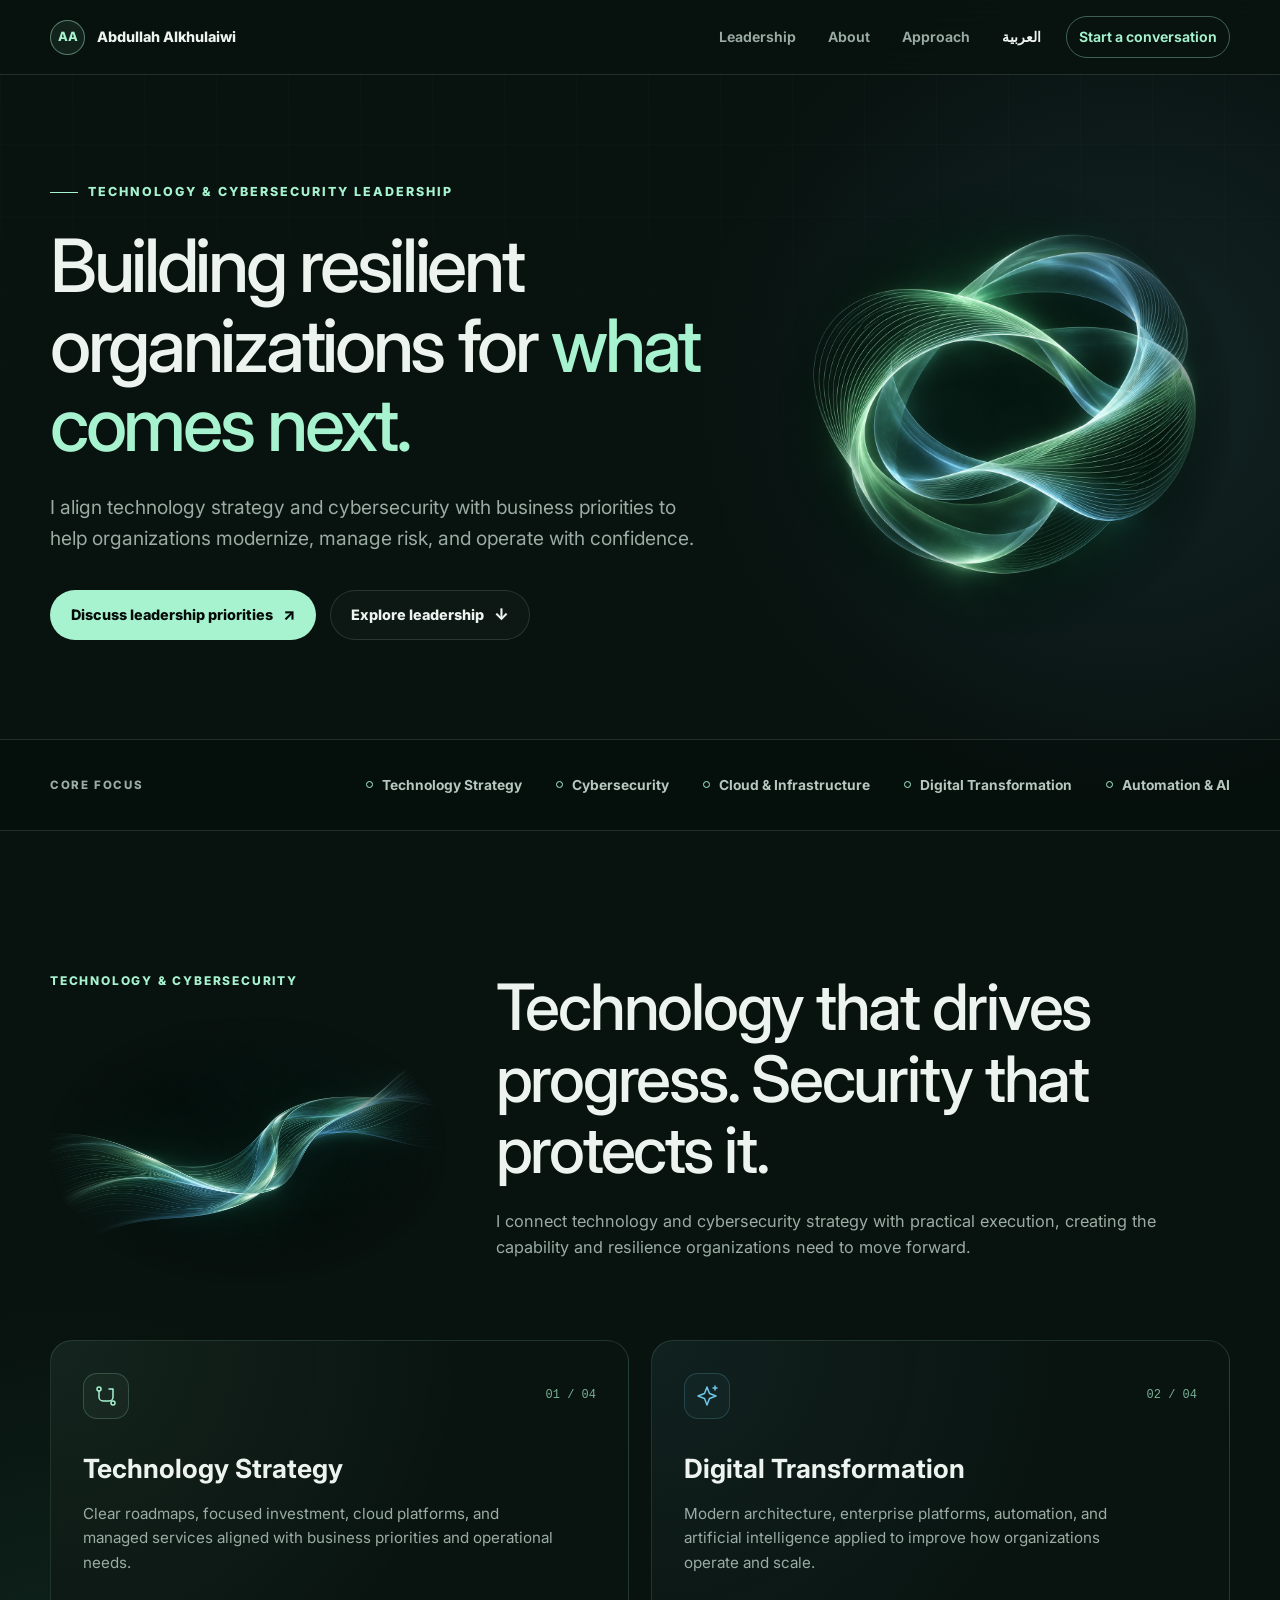
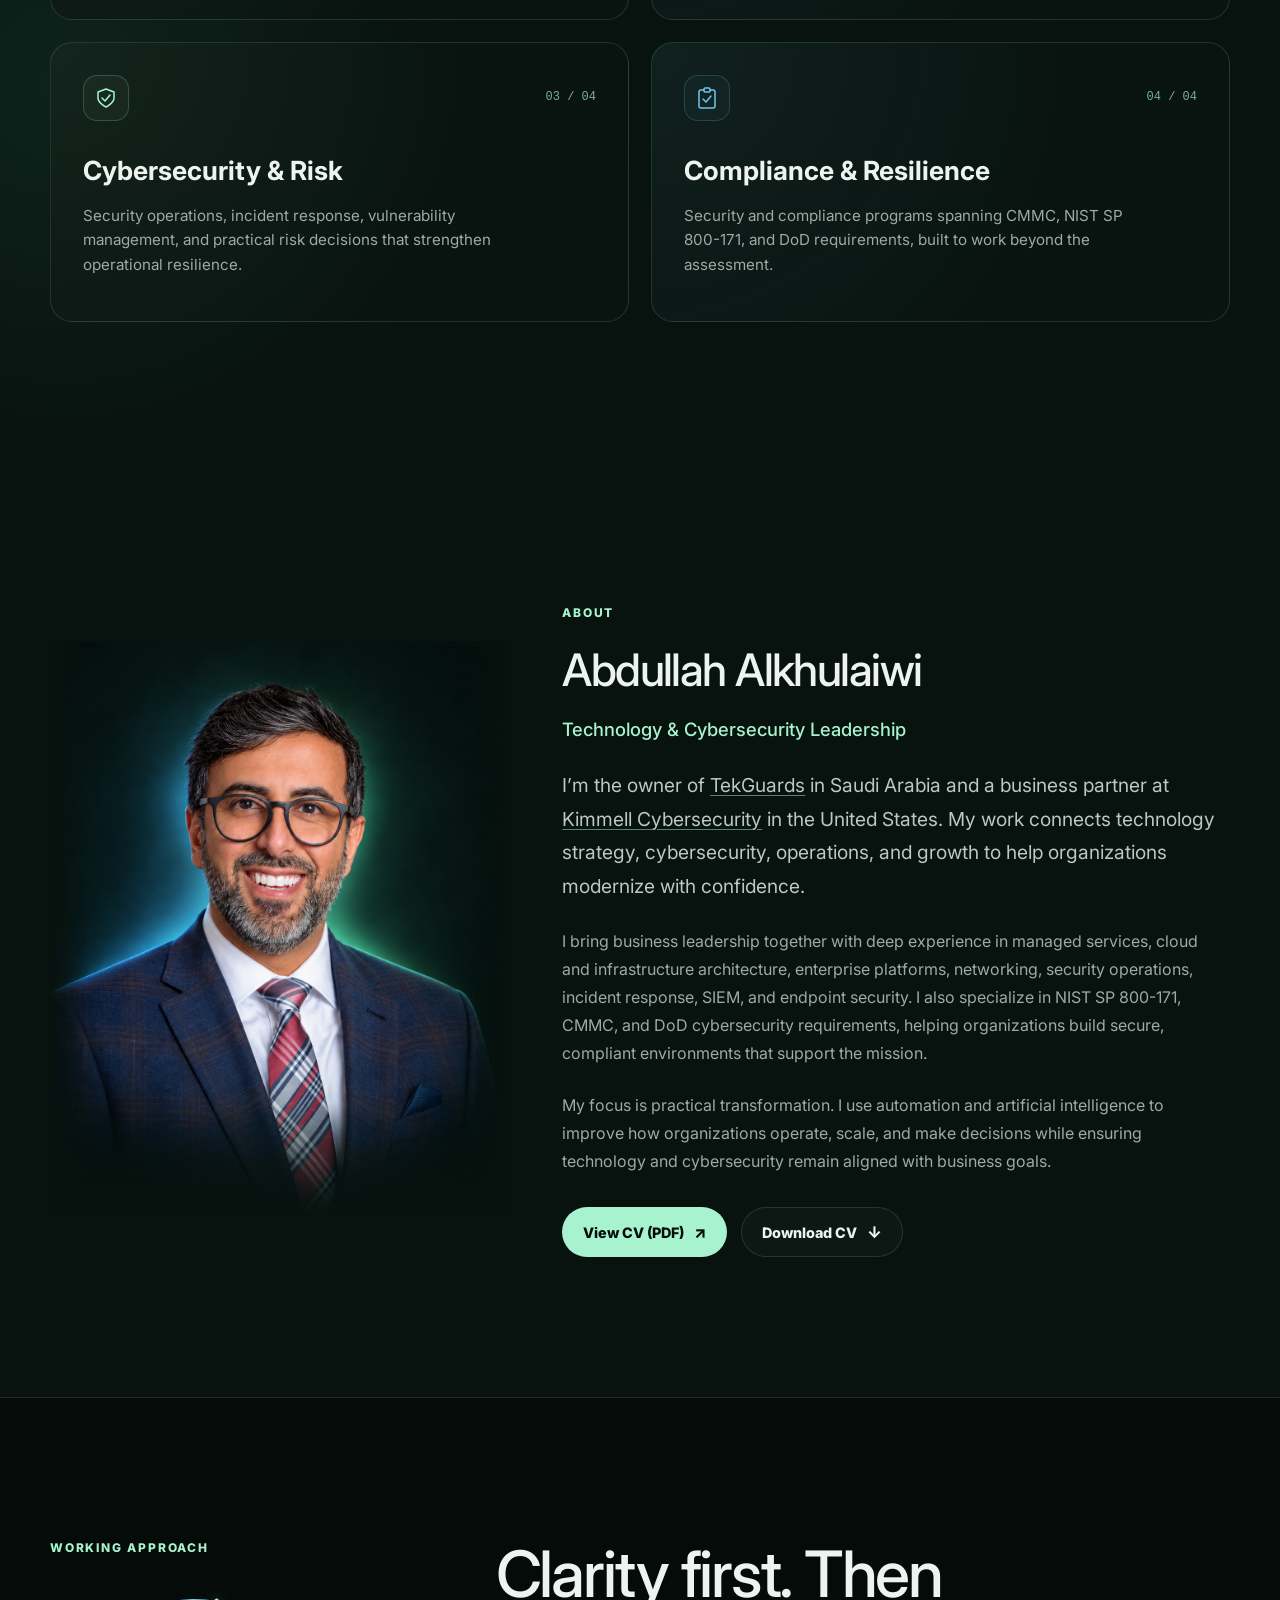
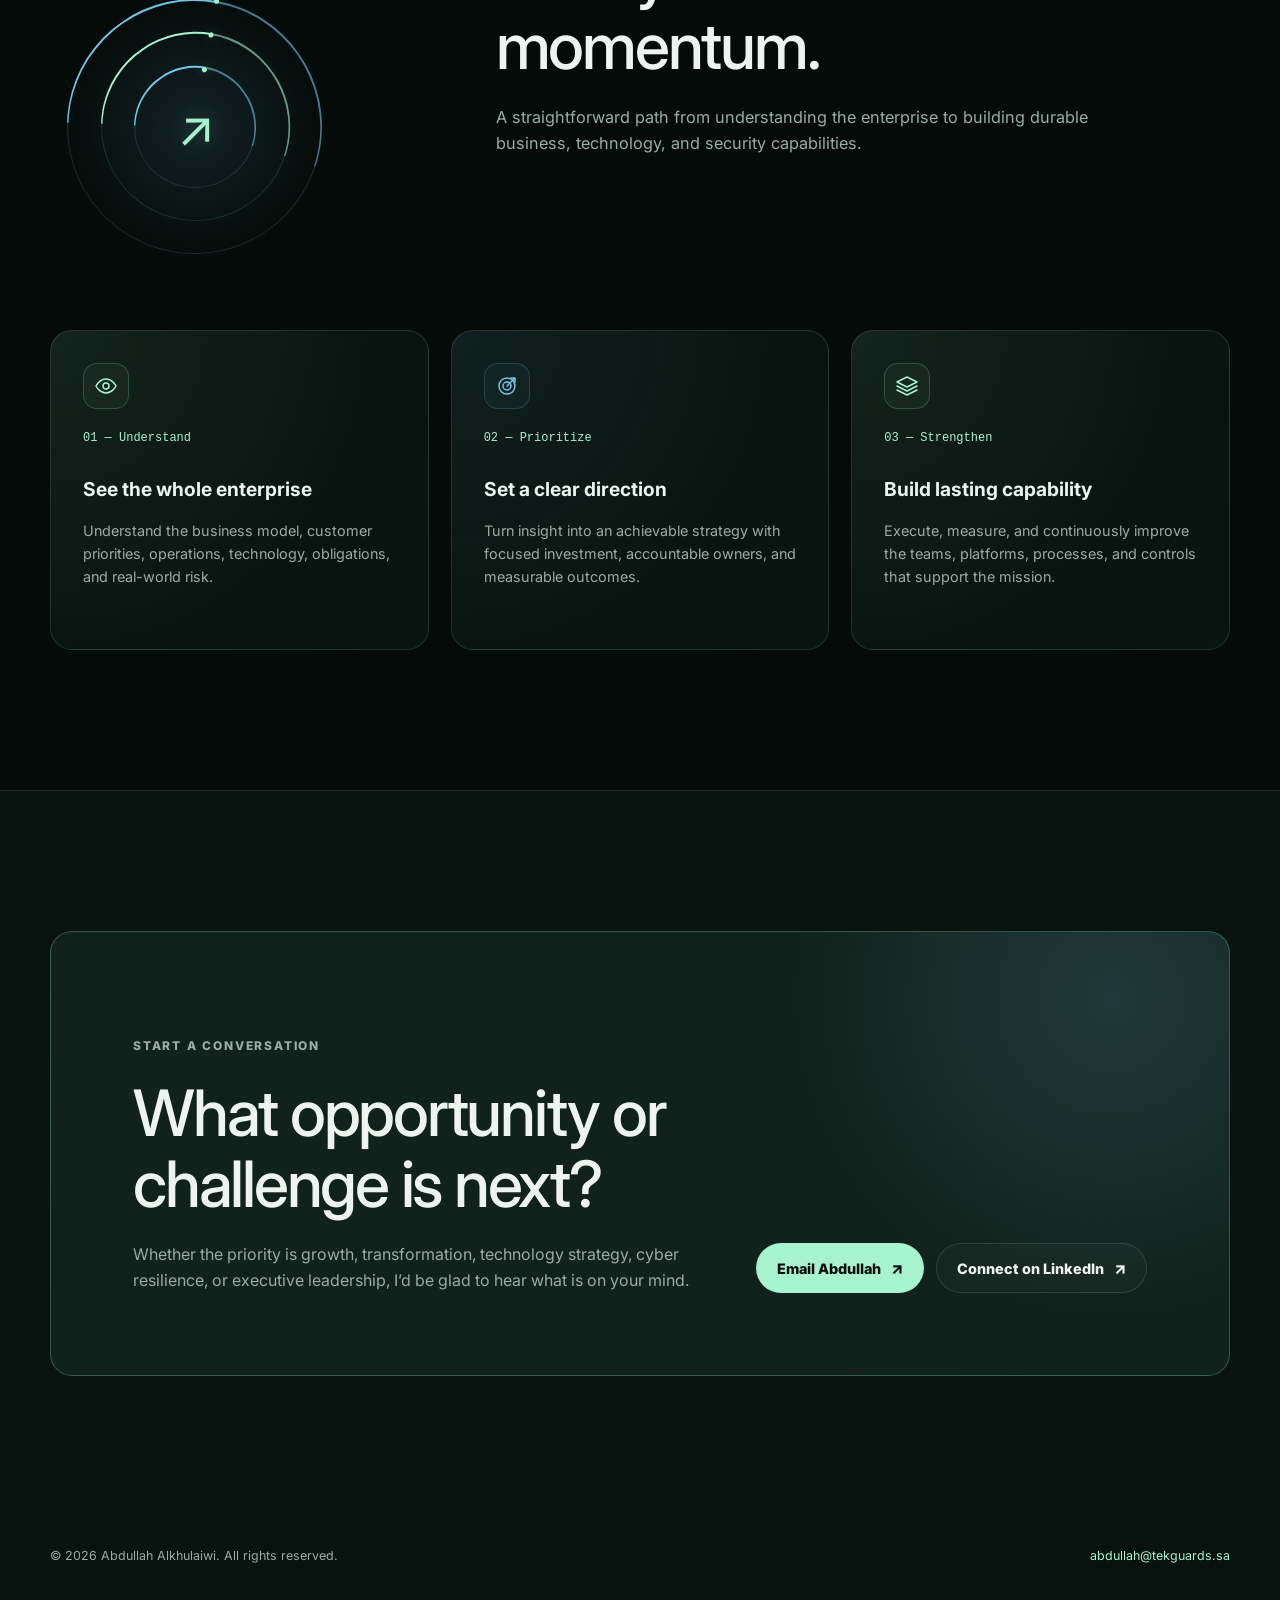
<file: index.html>
<!doctype html>
<html lang="en">
<head>
  <meta charset="utf-8">
  <meta name="viewport" content="width=device-width, initial-scale=1">
  <meta name="description" content="Abdullah Alkhulaiwi is a technology and cybersecurity executive focused on technology strategy, digital transformation, cyber risk, and operational resilience.">
  <meta name="theme-color" content="#08120f">
  <meta property="og:title" content="Abdullah Alkhulaiwi | Technology & Cybersecurity Leadership">
  <meta property="og:description" content="Executive leadership across technology strategy, digital transformation, cybersecurity, and operational resilience.">
  <meta property="og:type" content="website">
  <meta property="og:locale" content="en_US">
  <meta property="og:locale:alternate" content="ar_SA">
  <meta property="og:url" content="https://alkhulaiwi.github.io/">
  <meta property="og:image" content="https://alkhulaiwi.github.io/og.png">
  <meta property="og:image:width" content="1200">
  <meta property="og:image:height" content="630">
  <meta property="og:image:alt" content="Abdullah Alkhulaiwi — Technology and cybersecurity leadership.">
  <meta name="twitter:card" content="summary_large_image">
  <link rel="canonical" href="https://alkhulaiwi.github.io/">
  <link rel="alternate" hreflang="en" href="https://alkhulaiwi.github.io/">
  <link rel="alternate" hreflang="ar-SA" href="https://alkhulaiwi.github.io/ar/">
  <link rel="alternate" hreflang="x-default" href="https://alkhulaiwi.github.io/">
  <title>Abdullah Alkhulaiwi | Technology &amp; Cybersecurity Leadership</title>

  <link rel="preload" href="fonts/inter-latin.woff2" as="font" type="font/woff2" crossorigin>
  <link rel="stylesheet" href="styles.css?v=20261005-cv">

  <script type="application/ld+json">
    {
      "@context": "https://schema.org",
      "@graph": [
        {
          "@type": "Person",
          "@id": "https://alkhulaiwi.github.io/#person",
          "name": "Abdullah Alkhulaiwi",
          "url": "https://alkhulaiwi.github.io/",
          "email": "mailto:abdullah@tekguards.sa",
          "jobTitle": "Technology and Cybersecurity Executive",
          "description": "Executive leader specializing in technology strategy, managed services, cloud infrastructure, cybersecurity, compliance, and digital transformation.",
          "sameAs": [
            "https://www.linkedin.com/in/alkhulaiwi/"
          ],
          "worksFor": [
            {
              "@type": "Organization",
              "name": "TekGuards",
              "url": "https://tekguards.sa"
            },
            {
              "@type": "Organization",
              "name": "Kimmell Cybersecurity",
              "url": "https://kimmell.com"
            }
          ],
          "knowsAbout": [
            "Executive leadership",
            "Technology strategy",
            "Cloud strategy",
            "Enterprise infrastructure",
            "NIST SP 800-171",
            "Cybersecurity Maturity Model Certification (CMMC)",
            "DoD cybersecurity requirements",
            "Security operations",
            "Incident response",
            "Security information and event management (SIEM)",
            "Endpoint security",
            "Cloud architecture",
            "Managed IT services",
            "Digital transformation",
            "Automation",
            "Artificial intelligence"
          ]
        },
        {
          "@type": "WebSite",
          "@id": "https://alkhulaiwi.github.io/#website",
          "url": "https://alkhulaiwi.github.io/",
          "name": "Abdullah Alkhulaiwi",
          "description": "Executive leadership across business strategy, technology transformation, cybersecurity, and operational resilience.",
          "publisher": {
            "@id": "https://alkhulaiwi.github.io/#person"
          },
          "inLanguage": "en"
        }
      ]
    }
  </script>
</head>

<body>
  <a class="skip-link" href="#main">Skip to content</a>

  <nav aria-label="Primary navigation">
    <div class="container nav-inner">
      <a class="brand" href="#top" aria-label="Abdullah Alkhulaiwi, home">
        <span class="brand-mark" aria-hidden="true">AA</span>
        <span>Abdullah Alkhulaiwi</span>
      </a>

      <button class="menu-button" type="button" aria-expanded="false" aria-controls="nav-links" aria-label="Open navigation">
        <span></span>
      </button>

      <ul class="nav-links" id="nav-links">
        <li><a href="#expertise">Leadership</a></li>
        <li><a href="#about">About</a></li>
        <li><a href="#approach">Approach</a></li>
        <li><a class="language-switch" href="/ar/" lang="ar" dir="rtl" hreflang="ar-SA">العربية</a></li>
        <li><a class="nav-cta" href="#contact">Start a conversation</a></li>
      </ul>
    </div>
  </nav>

  <main id="main">
    <header class="hero" id="top">
      <div class="container hero-grid">
        <div>
          <p class="eyebrow">Technology &amp; cybersecurity leadership</p>
          <h1>Building resilient organizations for <em>what comes next.</em></h1>
          <p class="hero-copy">
            I align technology strategy and cybersecurity with business priorities to help organizations modernize, manage risk, and operate with confidence.
          </p>
          <div class="hero-actions">
            <a class="button" href="mailto:abdullah@tekguards.sa">Discuss leadership priorities</a>
            <a class="button button-secondary" href="#expertise">Explore leadership</a>
          </div>
        </div>

        <div class="hero-art" aria-hidden="true">
          <img src="images/abstract-resilience.png" alt="" width="1254" height="1254" fetchpriority="high" decoding="async">
        </div>
      </div>
    </header>

    <div class="trust-strip" aria-label="Focus areas">
      <div class="container trust-inner">
        <span class="trust-label">Core focus</span>
        <div class="trust-items">
          <span>Technology Strategy</span>
          <span>Cybersecurity</span>
          <span>Cloud &amp; Infrastructure</span>
          <span>Digital Transformation</span>
          <span>Automation &amp; AI</span>
        </div>
      </div>
    </div>

    <section id="expertise">
      <div class="container">
        <div class="section-heading">
          <div class="section-visual">
            <p class="kicker">Technology &amp; cybersecurity</p>
            <img class="section-art" src="images/abstract-progress.png" alt="" width="1536" height="1024" loading="lazy" decoding="async">
          </div>
          <div>
            <h2>Technology that drives progress. Security that protects it.</h2>
            <p class="section-intro">I connect technology and cybersecurity strategy with practical execution, creating the capability and resilience organizations need to move forward.</p>
          </div>
        </div>

        <div class="capability-grid">
          <article class="capability">
            <div class="capability-meta">
              <div class="capability-icon" aria-hidden="true"><svg viewBox="0 0 24 24" fill="none" stroke="currentColor" stroke-width="1.5" stroke-linecap="round" stroke-linejoin="round"><circle cx="5" cy="5" r="2"/><circle cx="19" cy="19" r="2"/><path d="M5 7v6a4 4 0 0 0 4 4h6a4 4 0 0 0 4-4V5M15 5h4v4"/></svg></div>
              <span class="capability-number">01 / 04</span>
            </div>
            <h3>Technology Strategy</h3>
            <p>Clear roadmaps, focused investment, cloud platforms, and managed services aligned with business priorities and operational needs.</p>
          </article>
          <article class="capability">
            <div class="capability-meta">
              <div class="capability-icon" aria-hidden="true"><svg viewBox="0 0 24 24" fill="none" stroke="currentColor" stroke-width="1.5" stroke-linecap="round" stroke-linejoin="round"><path d="m12 3 2.5 6.5L21 12l-6.5 2.5L12 21l-2.5-6.5L3 12l6.5-2.5L12 3ZM20 2v4M18 4h4"/></svg></div>
              <span class="capability-number">02 / 04</span>
            </div>
            <h3>Digital Transformation</h3>
            <p>Modern architecture, enterprise platforms, automation, and artificial intelligence applied to improve how organizations operate and scale.</p>
          </article>
          <article class="capability">
            <div class="capability-meta">
              <div class="capability-icon" aria-hidden="true"><svg viewBox="0 0 24 24" fill="none" stroke="currentColor" stroke-width="1.5" stroke-linecap="round" stroke-linejoin="round"><path d="m12 3 8 3v6c0 5-8 9-8 9s-8-4-8-9V6l8-3Z"/><path d="m8 12 3 3 5-6"/></svg></div>
              <span class="capability-number">03 / 04</span>
            </div>
            <h3>Cybersecurity &amp; Risk</h3>
            <p>Security operations, incident response, vulnerability management, and practical risk decisions that strengthen operational resilience.</p>
          </article>
          <article class="capability">
            <div class="capability-meta">
              <div class="capability-icon" aria-hidden="true"><svg viewBox="0 0 24 24" fill="none" stroke="currentColor" stroke-width="1.5" stroke-linecap="round" stroke-linejoin="round"><path d="M9 4H6a2 2 0 0 0-2 2v14a2 2 0 0 0 2 2h12a2 2 0 0 0 2-2V6a2 2 0 0 0-2-2h-3"/><rect x="9" y="2" width="6" height="4" rx="1"/><path d="m8 13 3 3 5-6"/></svg></div>
              <span class="capability-number">04 / 04</span>
            </div>
            <h3>Compliance &amp; Resilience</h3>
            <p>Security and compliance programs spanning CMMC, NIST SP 800-171, and DoD requirements, built to work beyond the assessment.</p>
          </article>
        </div>
      </div>
    </section>

    <section id="about">
      <div class="container about-grid">
        <div class="about-portrait">
          <img src="images/abdullah-portrait.png" alt="Portrait of Abdullah Alkhulaiwi" width="1122" height="1402" loading="lazy" decoding="async">
        </div>
        <div class="about-copy">
          <p class="kicker">About</p>
          <h2 class="about-name">Abdullah Alkhulaiwi</h2>
          <p class="about-role">Technology &amp; Cybersecurity Leadership</p>
          <p class="about-intro">I’m the owner of <a href="https://tekguards.sa" target="_blank" rel="noopener noreferrer">TekGuards</a> in Saudi Arabia and a business partner at <a href="https://kimmell.com" target="_blank" rel="noopener noreferrer">Kimmell Cybersecurity</a> in the United States. My work connects technology strategy, cybersecurity, operations, and growth to help organizations modernize with confidence.</p>
          <p>I bring business leadership together with deep experience in managed services, cloud and infrastructure architecture, enterprise platforms, networking, security operations, incident response, SIEM, and endpoint security. I also specialize in NIST SP 800-171, CMMC, and DoD cybersecurity requirements, helping organizations build secure, compliant environments that support the mission.</p>
          <p>My focus is practical transformation. I use automation and artificial intelligence to improve how organizations operate, scale, and make decisions while ensuring technology and cybersecurity remain aligned with business goals.</p>
          <div class="about-actions">
            <a class="button" href="documents/abdullah-alkhulaiwi-cv.pdf" target="_blank" rel="noopener noreferrer">View CV (PDF)</a>
            <a class="button button-secondary" href="documents/abdullah-alkhulaiwi-cv.pdf" download="Abdullah-Alkhulaiwi-CV.pdf">Download CV</a>
          </div>
        </div>
      </div>
    </section>

    <section class="approach" id="approach">
      <div class="container">
        <div class="section-heading">
          <div class="approach-visual">
            <p class="kicker">Working approach</p>
            <div class="approach-compass" aria-hidden="true">
              <span class="compass-ring"></span>
              <span class="compass-ring"></span>
              <span class="compass-ring"></span>
              <span class="compass-direction">↗</span>
            </div>
          </div>
          <div>
            <h2>Clarity first. Then momentum.</h2>
            <p class="section-intro">A straightforward path from understanding the enterprise to building durable business, technology, and security capabilities.</p>
          </div>
        </div>

        <div class="steps">
          <article class="step">
            <div class="step-icon" aria-hidden="true"><svg viewBox="0 0 24 24" fill="none" stroke="currentColor" stroke-width="1.5" stroke-linecap="round" stroke-linejoin="round"><path d="M2 12s3.5-7 10-7 10 7 10 7-3.5 7-10 7S2 12 2 12Z"/><circle cx="12" cy="12" r="3"/></svg></div>
            <span>01 — Understand</span>
            <h3>See the whole enterprise</h3>
            <p>Understand the business model, customer priorities, operations, technology, obligations, and real-world risk.</p>
          </article>
          <article class="step">
            <div class="step-icon" aria-hidden="true"><svg viewBox="0 0 24 24" fill="none" stroke="currentColor" stroke-width="1.5" stroke-linecap="round" stroke-linejoin="round"><circle cx="12" cy="12" r="8"/><circle cx="12" cy="12" r="4"/><path d="m12 12 8-8M16 4h4v4"/></svg></div>
            <span>02 — Prioritize</span>
            <h3>Set a clear direction</h3>
            <p>Turn insight into an achievable strategy with focused investment, accountable owners, and measurable outcomes.</p>
          </article>
          <article class="step">
            <div class="step-icon" aria-hidden="true"><svg viewBox="0 0 24 24" fill="none" stroke="currentColor" stroke-width="1.5" stroke-linecap="round" stroke-linejoin="round"><path d="m12 3 10 5-10 5L2 8l10-5ZM2 12l10 5 10-5M2 16l10 5 10-5"/></svg></div>
            <span>03 — Strengthen</span>
            <h3>Build lasting capability</h3>
            <p>Execute, measure, and continuously improve the teams, platforms, processes, and controls that support the mission.</p>
          </article>
        </div>
      </div>
    </section>

    <section id="contact">
      <div class="container">
        <div class="contact-card">
          <div>
            <p class="kicker">Start a conversation</p>
            <h2>What opportunity or challenge is next?</h2>
            <p>Whether the priority is growth, transformation, technology strategy, cyber resilience, or executive leadership, I’d be glad to hear what is on your mind.</p>
          </div>
          <div class="contact-actions">
            <a class="button" href="mailto:abdullah@tekguards.sa">Email Abdullah</a>
            <a class="button button-secondary button-external" href="https://www.linkedin.com/in/alkhulaiwi/" target="_blank" rel="noopener noreferrer">Connect on LinkedIn</a>
          </div>
        </div>
      </div>
    </section>
  </main>

  <footer>
    <div class="container footer-inner">
      <p>© <span id="year">2026</span> Abdullah Alkhulaiwi. All rights reserved.</p>
      <a href="mailto:abdullah@tekguards.sa">abdullah@tekguards.sa</a>
    </div>
  </footer>

  <script>
    const menuButton = document.querySelector('.menu-button');
    const navLinks = document.querySelector('.nav-links');

    menuButton.addEventListener('click', () => {
      const isOpen = menuButton.getAttribute('aria-expanded') === 'true';
      menuButton.setAttribute('aria-expanded', String(!isOpen));
      menuButton.setAttribute('aria-label', isOpen ? 'Open navigation' : 'Close navigation');
      navLinks.classList.toggle('open', !isOpen);
    });

    navLinks.addEventListener('click', (event) => {
      if (event.target.matches('a')) {
        menuButton.setAttribute('aria-expanded', 'false');
        menuButton.setAttribute('aria-label', 'Open navigation');
        navLinks.classList.remove('open');
      }
    });

    document.getElementById('year').textContent = new Date().getFullYear();
  </script>
</body>
</html>
</file>
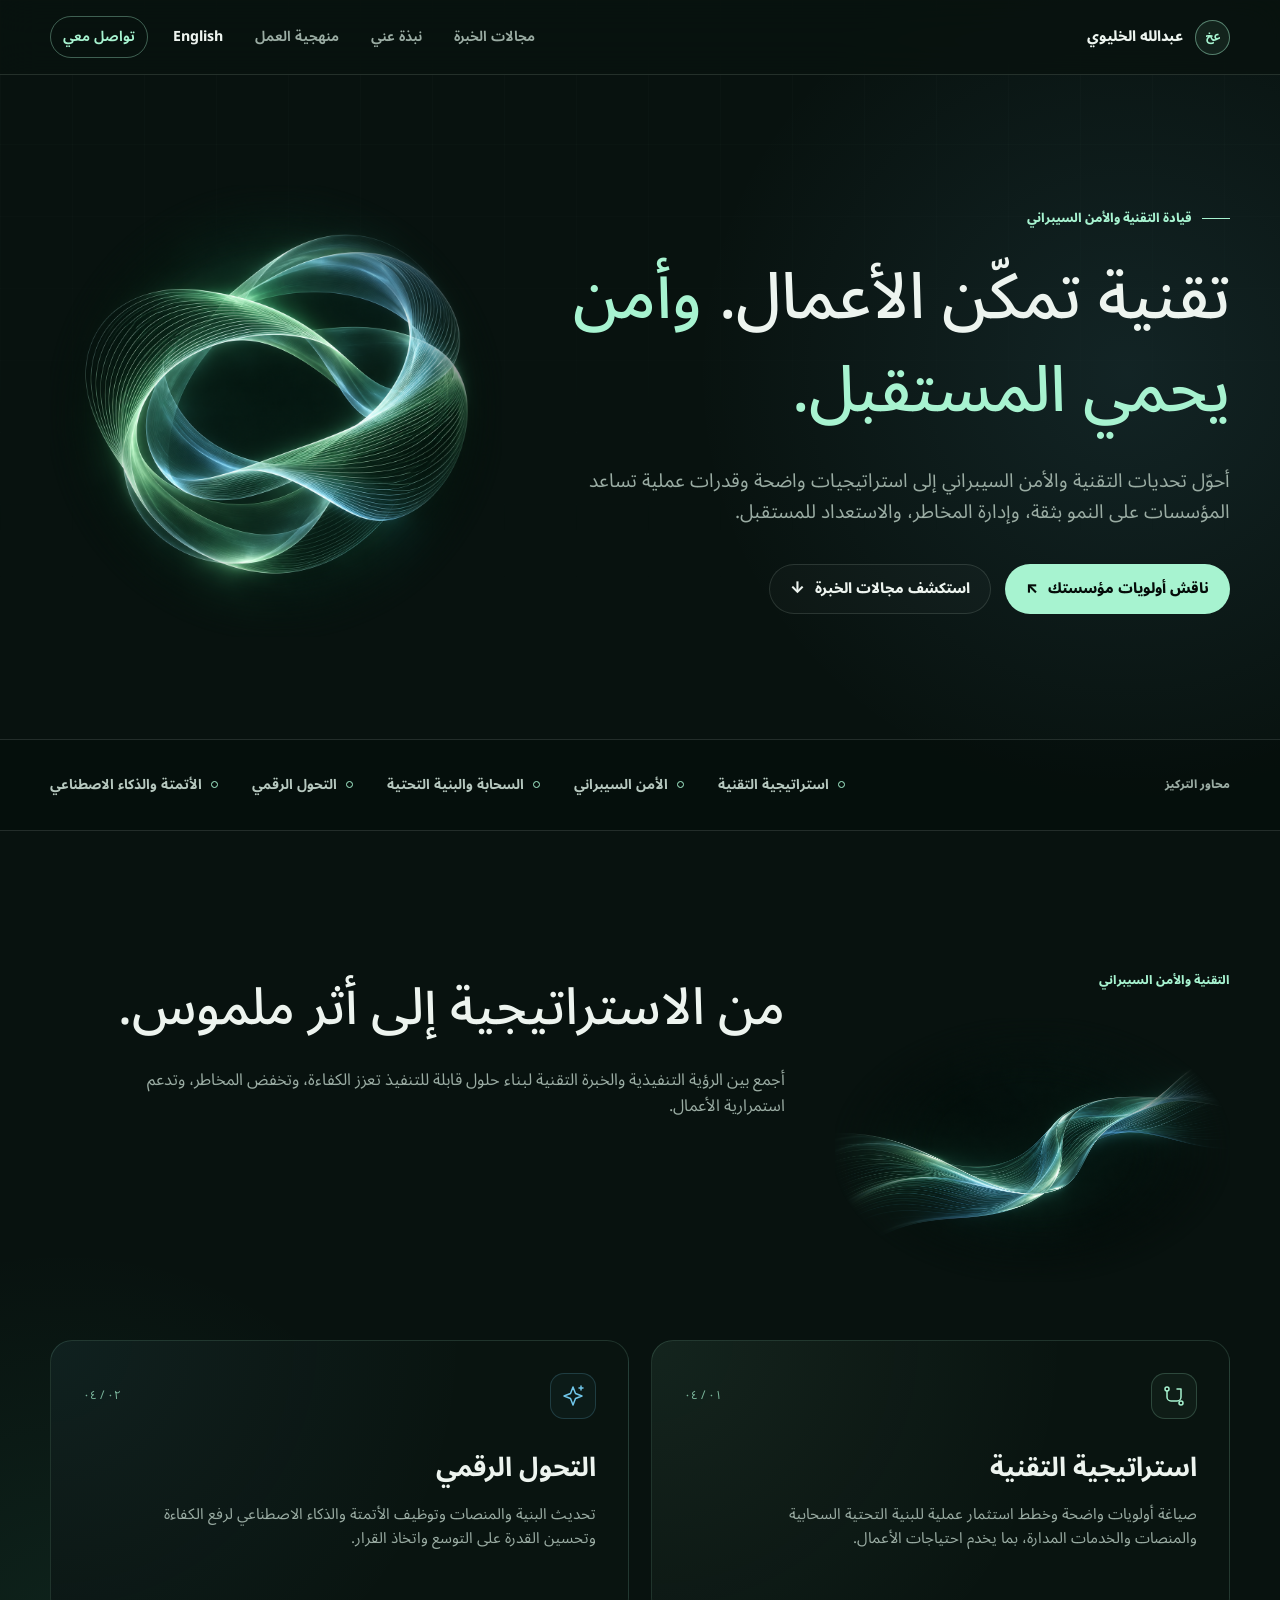
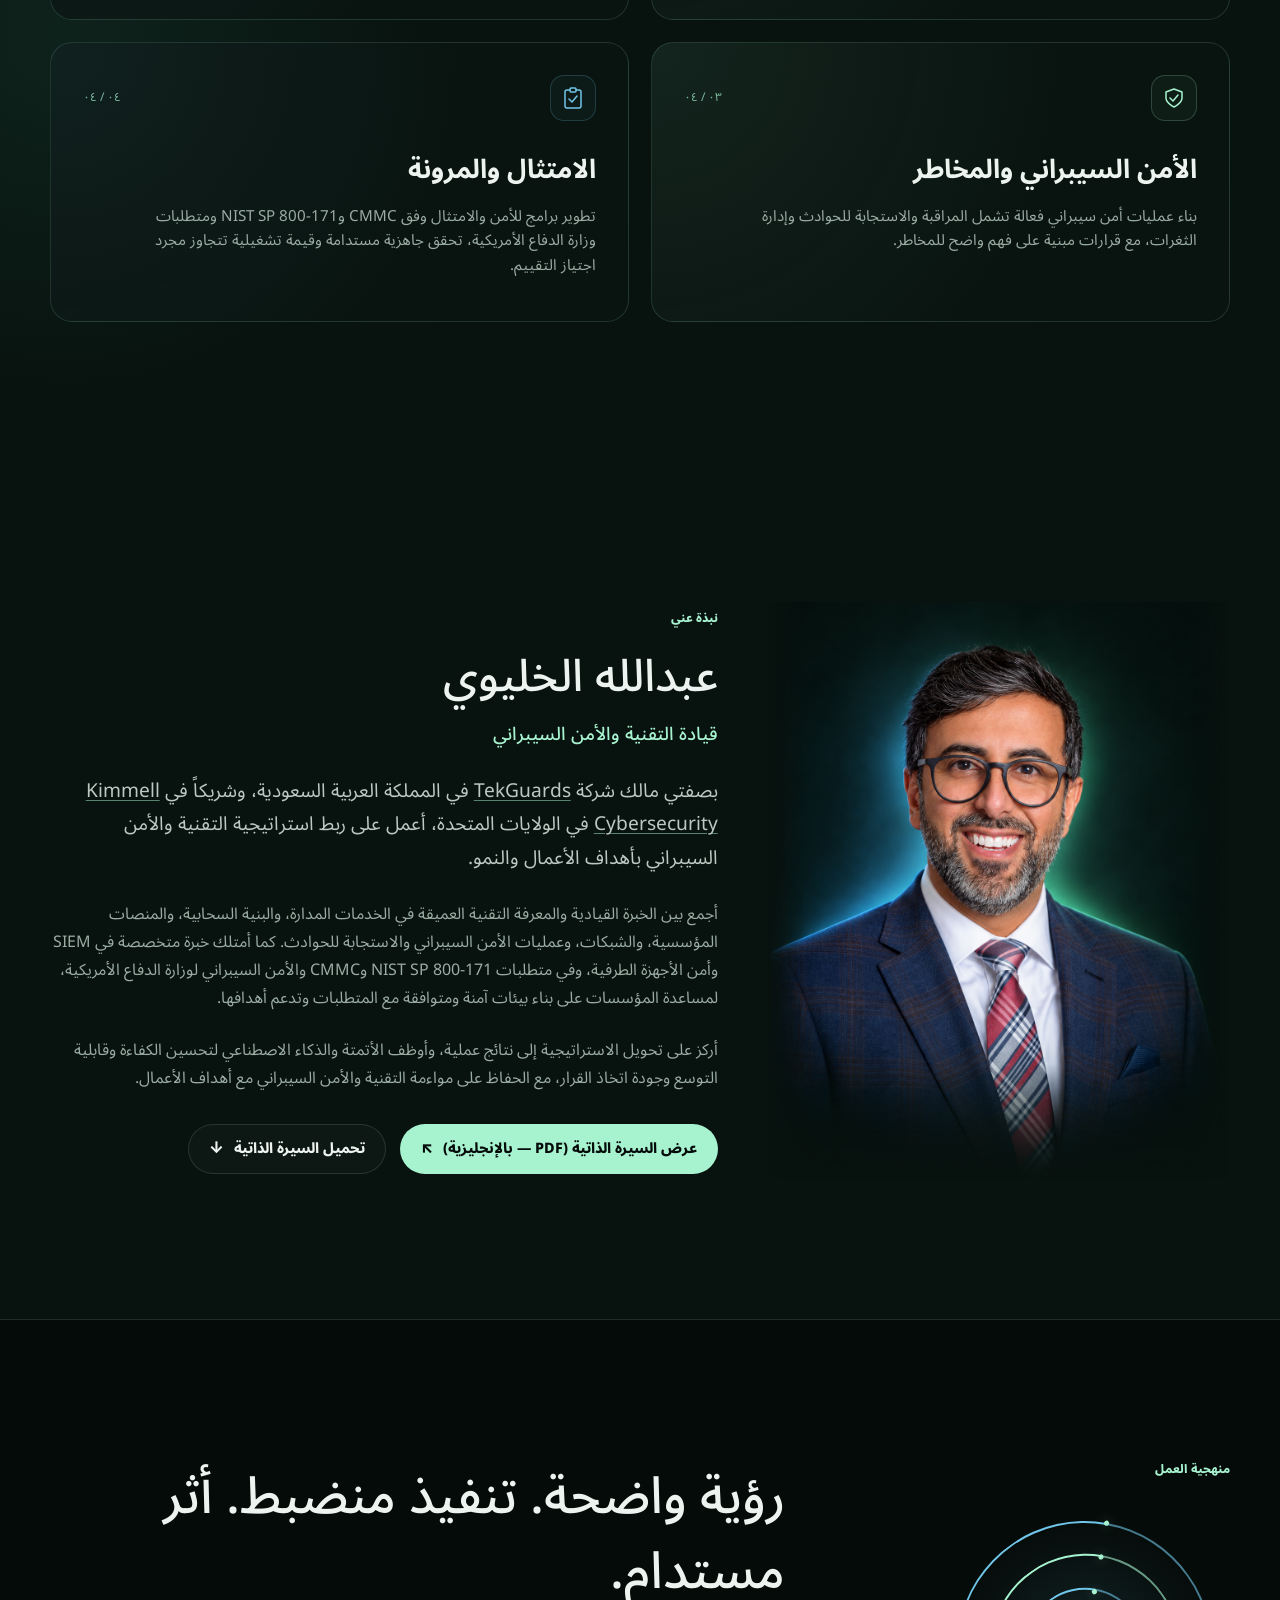
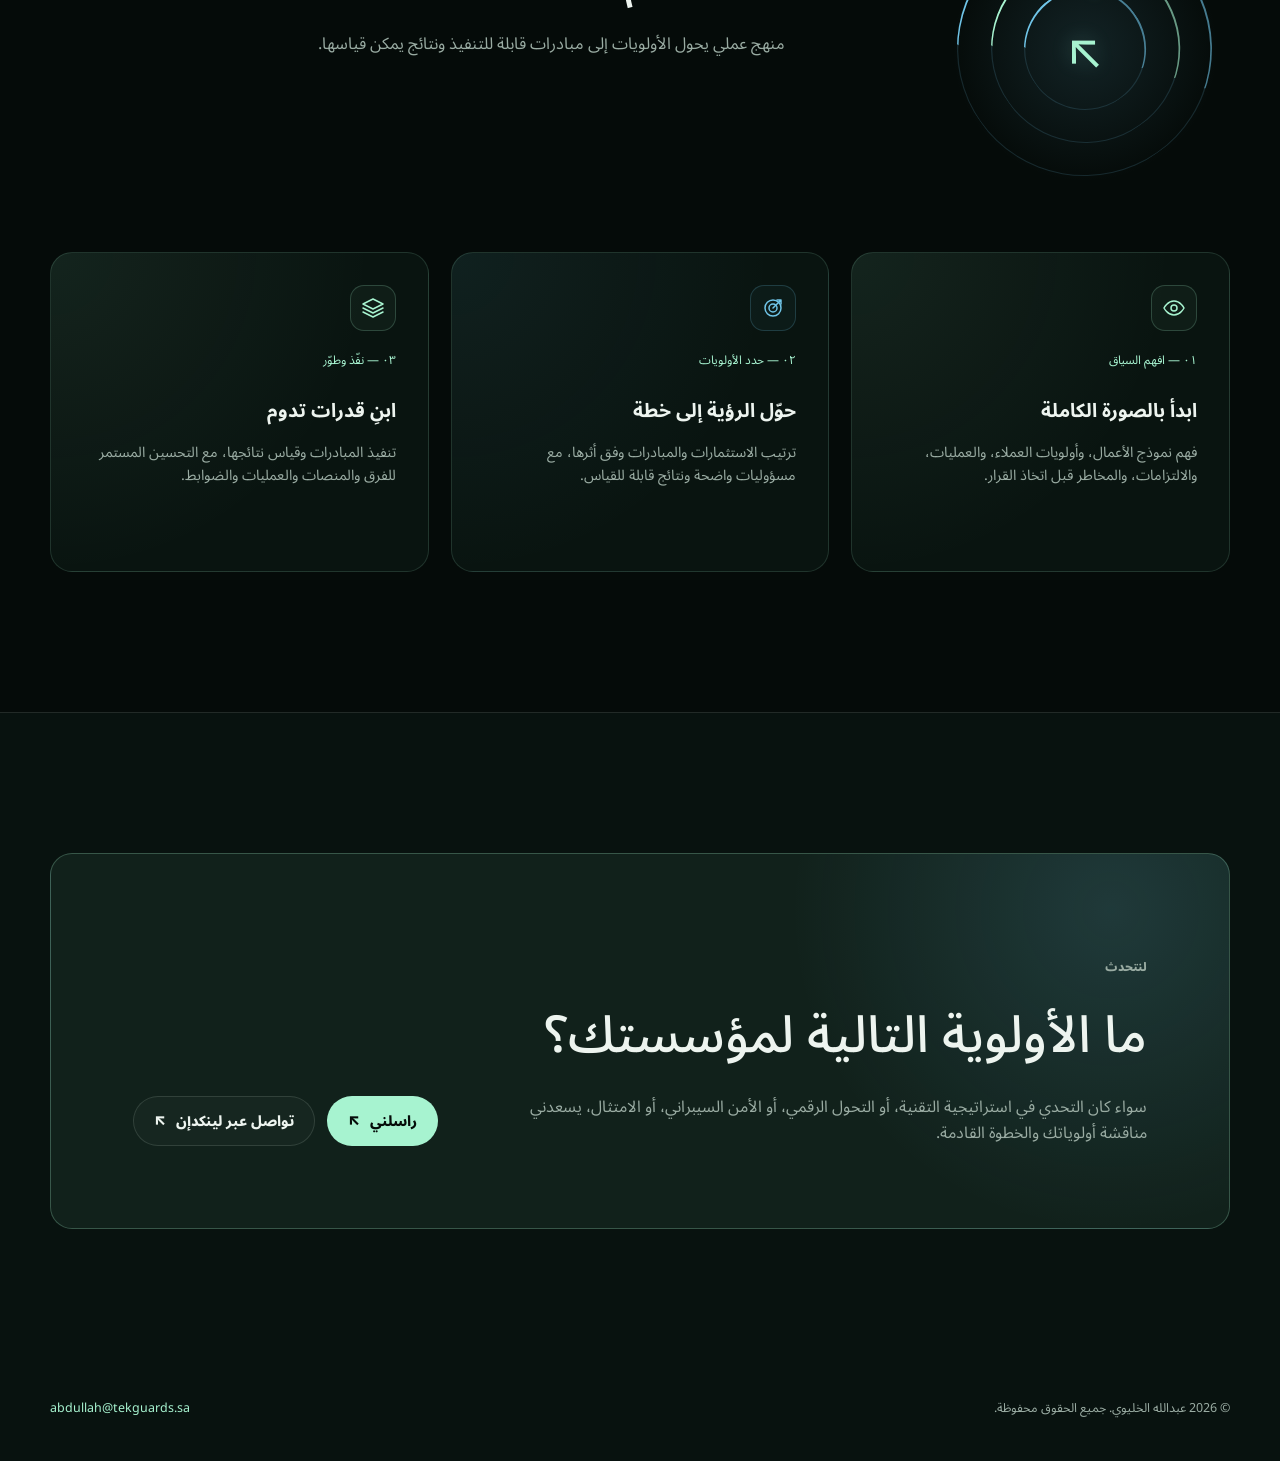
<file: ar/index.html>
<!doctype html>
<html lang="ar-SA" dir="rtl">
<head>
  <meta charset="utf-8">
  <meta name="viewport" content="width=device-width, initial-scale=1">
  <meta name="description" content="عبدالله الخليوي قيادي في التقنية والأمن السيبراني، يربط استراتيجية التقنية والتحول الرقمي وإدارة المخاطر بأهداف الأعمال والمرونة التشغيلية.">
  <meta name="theme-color" content="#08120f">
  <meta property="og:title" content="عبدالله الخليوي | قيادة التقنية والأمن السيبراني">
  <meta property="og:description" content="قيادة تقنية وأمن سيبراني تدعم النمو، وتخفض المخاطر، وتعزز المرونة التشغيلية.">
  <meta property="og:type" content="website">
  <meta property="og:locale" content="ar_SA">
  <meta property="og:locale:alternate" content="en_US">
  <meta property="og:url" content="https://alkhulaiwi.github.io/ar/">
  <meta property="og:image" content="https://alkhulaiwi.github.io/og.png">
  <meta property="og:image:width" content="1200">
  <meta property="og:image:height" content="630">
  <meta property="og:image:alt" content="عبدالله الخليوي — قيادة التقنية والأمن السيبراني.">
  <meta name="twitter:card" content="summary_large_image">
  <link rel="canonical" href="https://alkhulaiwi.github.io/ar/">
  <link rel="alternate" hreflang="en" href="https://alkhulaiwi.github.io/">
  <link rel="alternate" hreflang="ar-SA" href="https://alkhulaiwi.github.io/ar/">
  <link rel="alternate" hreflang="x-default" href="https://alkhulaiwi.github.io/">
  <title>عبدالله الخليوي | قيادة التقنية والأمن السيبراني</title>

  <link rel="preload" href="../fonts/noto-sans-arabic.woff2" as="font" type="font/woff2" crossorigin>
  <link rel="stylesheet" href="../styles.css?v=20261005-cv">

  <script type="application/ld+json">
    {
      "@context": "https://schema.org",
      "@graph": [
        {
          "@type": "Person",
          "@id": "https://alkhulaiwi.github.io/#person",
          "name": "عبدالله الخليوي",
          "url": "https://alkhulaiwi.github.io/",
          "email": "mailto:abdullah@tekguards.sa",
          "jobTitle": "قيادي تنفيذي في التقنية والأمن السيبراني",
          "description": "قيادي في التقنية والأمن السيبراني يربط استراتيجية التقنية والتحول الرقمي وإدارة المخاطر بأهداف الأعمال والمرونة التشغيلية.",
          "sameAs": [
            "https://www.linkedin.com/in/alkhulaiwi/"
          ],
          "worksFor": [
            {
              "@type": "Organization",
              "name": "TekGuards",
              "url": "https://tekguards.sa"
            },
            {
              "@type": "Organization",
              "name": "Kimmell Cybersecurity",
              "url": "https://kimmell.com"
            }
          ],
          "knowsAbout": [
            "القيادة التنفيذية",
            "استراتيجية التقنية",
            "استراتيجية السحابة",
            "البنية التحتية المؤسسية",
            "NIST SP 800-171",
            "Cybersecurity Maturity Model Certification (CMMC)",
            "متطلبات الأمن السيبراني لوزارة الدفاع الأمريكية",
            "العمليات الأمنية",
            "الاستجابة للحوادث",
            "إدارة معلومات وأحداث الأمن (SIEM)",
            "أمن الأجهزة الطرفية",
            "هندسة السحابة",
            "خدمات تقنية المعلومات المدارة",
            "التحول الرقمي",
            "الأتمتة",
            "الذكاء الاصطناعي"
          ]
        },
        {
          "@type": "WebPage",
          "@id": "https://alkhulaiwi.github.io/ar/#webpage",
          "url": "https://alkhulaiwi.github.io/ar/",
          "name": "عبدالله الخليوي",
          "description": "قيادة تقنية وأمن سيبراني تدعم النمو، وتخفض المخاطر، وتعزز المرونة التشغيلية.",
          "publisher": {
            "@id": "https://alkhulaiwi.github.io/#person"
          },
          "inLanguage": "ar-SA"
        }
      ]
    }
  </script>
</head>

<body>
  <a class="skip-link" href="#main">الانتقال إلى المحتوى</a>

  <nav aria-label="التنقل الرئيسي">
    <div class="container nav-inner">
      <a class="brand" href="#top" aria-label="عبدالله الخليوي، الصفحة الرئيسية">
        <span class="brand-mark" aria-hidden="true">عخ</span>
        <span>عبدالله الخليوي</span>
      </a>

      <button class="menu-button" type="button" aria-expanded="false" aria-controls="nav-links" aria-label="فتح قائمة التنقل">
        <span></span>
      </button>

      <ul class="nav-links" id="nav-links">
        <li><a href="#expertise">مجالات الخبرة</a></li>
        <li><a href="#about">نبذة عني</a></li>
        <li><a href="#approach">منهجية العمل</a></li>
        <li><a class="language-switch" href="/" lang="en" hreflang="en">English</a></li>
        <li><a class="nav-cta" href="#contact">تواصل معي</a></li>
      </ul>
    </div>
  </nav>

  <main id="main">
    <header class="hero" id="top">
      <div class="container hero-grid">
        <div>
          <p class="eyebrow">قيادة التقنية والأمن السيبراني</p>
          <h1>تقنية تمكّن الأعمال. <em>وأمن يحمي المستقبل.</em></h1>
          <p class="hero-copy">
            أحوّل تحديات التقنية والأمن السيبراني إلى استراتيجيات واضحة وقدرات عملية تساعد المؤسسات على النمو بثقة، وإدارة المخاطر، والاستعداد للمستقبل.
          </p>
          <div class="hero-actions">
            <a class="button" href="mailto:abdullah@tekguards.sa">ناقش أولويات مؤسستك</a>
            <a class="button button-secondary" href="#expertise">استكشف مجالات الخبرة</a>
          </div>
        </div>

        <div class="hero-art" aria-hidden="true">
          <img src="../images/abstract-resilience.png" alt="" width="1254" height="1254" fetchpriority="high" decoding="async">
        </div>
      </div>
    </header>

    <div class="trust-strip" aria-label="محاور التركيز">
      <div class="container trust-inner">
        <span class="trust-label">محاور التركيز</span>
        <div class="trust-items">
          <span>استراتيجية التقنية</span>
          <span>الأمن السيبراني</span>
          <span>السحابة والبنية التحتية</span>
          <span>التحول الرقمي</span>
          <span>الأتمتة والذكاء الاصطناعي</span>
        </div>
      </div>
    </div>

    <section id="expertise">
      <div class="container">
        <div class="section-heading">
          <div class="section-visual">
            <p class="kicker">التقنية والأمن السيبراني</p>
            <img class="section-art" src="../images/abstract-progress.png" alt="" width="1536" height="1024" loading="lazy" decoding="async">
          </div>
          <div>
            <h2>من الاستراتيجية إلى أثر ملموس.</h2>
            <p class="section-intro">أجمع بين الرؤية التنفيذية والخبرة التقنية لبناء حلول قابلة للتنفيذ تعزز الكفاءة، وتخفض المخاطر، وتدعم استمرارية الأعمال.</p>
          </div>
        </div>

        <div class="capability-grid">
          <article class="capability">
            <div class="capability-meta">
              <div class="capability-icon" aria-hidden="true"><svg viewBox="0 0 24 24" fill="none" stroke="currentColor" stroke-width="1.5" stroke-linecap="round" stroke-linejoin="round"><circle cx="5" cy="5" r="2"/><circle cx="19" cy="19" r="2"/><path d="M5 7v6a4 4 0 0 0 4 4h6a4 4 0 0 0 4-4V5M15 5h4v4"/></svg></div>
              <span class="capability-number">٠١ / ٠٤</span>
            </div>
            <h3>استراتيجية التقنية</h3>
            <p>صياغة أولويات واضحة وخطط استثمار عملية للبنية التحتية السحابية والمنصات والخدمات المدارة، بما يخدم احتياجات الأعمال.</p>
          </article>
          <article class="capability">
            <div class="capability-meta">
              <div class="capability-icon" aria-hidden="true"><svg viewBox="0 0 24 24" fill="none" stroke="currentColor" stroke-width="1.5" stroke-linecap="round" stroke-linejoin="round"><path d="m12 3 2.5 6.5L21 12l-6.5 2.5L12 21l-2.5-6.5L3 12l6.5-2.5L12 3ZM20 2v4M18 4h4"/></svg></div>
              <span class="capability-number">٠٢ / ٠٤</span>
            </div>
            <h3>التحول الرقمي</h3>
            <p>تحديث البنية والمنصات وتوظيف الأتمتة والذكاء الاصطناعي لرفع الكفاءة وتحسين القدرة على التوسع واتخاذ القرار.</p>
          </article>
          <article class="capability">
            <div class="capability-meta">
              <div class="capability-icon" aria-hidden="true"><svg viewBox="0 0 24 24" fill="none" stroke="currentColor" stroke-width="1.5" stroke-linecap="round" stroke-linejoin="round"><path d="m12 3 8 3v6c0 5-8 9-8 9s-8-4-8-9V6l8-3Z"/><path d="m8 12 3 3 5-6"/></svg></div>
              <span class="capability-number">٠٣ / ٠٤</span>
            </div>
            <h3>الأمن السيبراني والمخاطر</h3>
            <p>بناء عمليات أمن سيبراني فعالة تشمل المراقبة والاستجابة للحوادث وإدارة الثغرات، مع قرارات مبنية على فهم واضح للمخاطر.</p>
          </article>
          <article class="capability">
            <div class="capability-meta">
              <div class="capability-icon" aria-hidden="true"><svg viewBox="0 0 24 24" fill="none" stroke="currentColor" stroke-width="1.5" stroke-linecap="round" stroke-linejoin="round"><path d="M9 4H6a2 2 0 0 0-2 2v14a2 2 0 0 0 2 2h12a2 2 0 0 0 2-2V6a2 2 0 0 0-2-2h-3"/><rect x="9" y="2" width="6" height="4" rx="1"/><path d="m8 13 3 3 5-6"/></svg></div>
              <span class="capability-number">٠٤ / ٠٤</span>
            </div>
            <h3>الامتثال والمرونة</h3>
            <p>تطوير برامج للأمن والامتثال وفق <bdi dir="ltr">CMMC</bdi> و<bdi dir="ltr">NIST SP 800-171</bdi> ومتطلبات وزارة الدفاع الأمريكية، تحقق جاهزية مستدامة وقيمة تشغيلية تتجاوز مجرد اجتياز التقييم.</p>
          </article>
        </div>
      </div>
    </section>

    <section id="about">
      <div class="container about-grid">
        <div class="about-portrait">
          <img src="../images/abdullah-portrait.png" alt="صورة عبدالله الخليوي" width="1122" height="1402" loading="lazy" decoding="async">
        </div>
        <div class="about-copy">
          <p class="kicker">نبذة عني</p>
          <h2 class="about-name">عبدالله الخليوي</h2>
          <p class="about-role">قيادة التقنية والأمن السيبراني</p>
          <p class="about-intro">بصفتي مالك شركة <a href="https://tekguards.sa" target="_blank" rel="noopener noreferrer" lang="en" dir="ltr">TekGuards</a> في المملكة العربية السعودية، وشريكاً في <a href="https://kimmell.com" target="_blank" rel="noopener noreferrer" lang="en" dir="ltr">Kimmell Cybersecurity</a> في الولايات المتحدة، أعمل على ربط استراتيجية التقنية والأمن السيبراني بأهداف الأعمال والنمو.</p>
          <p>أجمع بين الخبرة القيادية والمعرفة التقنية العميقة في الخدمات المدارة، والبنية السحابية، والمنصات المؤسسية، والشبكات، وعمليات الأمن السيبراني والاستجابة للحوادث. كما أمتلك خبرة متخصصة في <bdi dir="ltr">SIEM</bdi> وأمن الأجهزة الطرفية، وفي متطلبات <bdi dir="ltr">NIST SP 800-171</bdi> و<bdi dir="ltr">CMMC</bdi> والأمن السيبراني لوزارة الدفاع الأمريكية، لمساعدة المؤسسات على بناء بيئات آمنة ومتوافقة مع المتطلبات وتدعم أهدافها.</p>
          <p>أركز على تحويل الاستراتيجية إلى نتائج عملية، وأوظف الأتمتة والذكاء الاصطناعي لتحسين الكفاءة وقابلية التوسع وجودة اتخاذ القرار، مع الحفاظ على مواءمة التقنية والأمن السيبراني مع أهداف الأعمال.</p>
          <div class="about-actions">
            <a class="button" href="../documents/abdullah-alkhulaiwi-cv.pdf" target="_blank" rel="noopener noreferrer">عرض السيرة الذاتية (PDF — بالإنجليزية)</a>
            <a class="button button-secondary" href="../documents/abdullah-alkhulaiwi-cv.pdf" download="Abdullah-Alkhulaiwi-CV.pdf">تحميل السيرة الذاتية</a>
          </div>
        </div>
      </div>
    </section>

    <section class="approach" id="approach">
      <div class="container">
        <div class="section-heading">
          <div class="approach-visual">
            <p class="kicker">منهجية العمل</p>
            <div class="approach-compass" aria-hidden="true">
              <span class="compass-ring"></span>
              <span class="compass-ring"></span>
              <span class="compass-ring"></span>
              <span class="compass-direction">↖</span>
            </div>
          </div>
          <div>
            <h2>رؤية واضحة. تنفيذ منضبط. أثر مستدام.</h2>
            <p class="section-intro">منهج عملي يحول الأولويات إلى مبادرات قابلة للتنفيذ ونتائج يمكن قياسها.</p>
          </div>
        </div>

        <div class="steps">
          <article class="step">
            <div class="step-icon" aria-hidden="true"><svg viewBox="0 0 24 24" fill="none" stroke="currentColor" stroke-width="1.5" stroke-linecap="round" stroke-linejoin="round"><path d="M2 12s3.5-7 10-7 10 7 10 7-3.5 7-10 7S2 12 2 12Z"/><circle cx="12" cy="12" r="3"/></svg></div>
            <span>٠١ — افهم السياق</span>
            <h3>ابدأ بالصورة الكاملة</h3>
            <p>فهم نموذج الأعمال، وأولويات العملاء، والعمليات، والالتزامات، والمخاطر قبل اتخاذ القرار.</p>
          </article>
          <article class="step">
            <div class="step-icon" aria-hidden="true"><svg viewBox="0 0 24 24" fill="none" stroke="currentColor" stroke-width="1.5" stroke-linecap="round" stroke-linejoin="round"><circle cx="12" cy="12" r="8"/><circle cx="12" cy="12" r="4"/><path d="m12 12 8-8M16 4h4v4"/></svg></div>
            <span>٠٢ — حدد الأولويات</span>
            <h3>حوّل الرؤية إلى خطة</h3>
            <p>ترتيب الاستثمارات والمبادرات وفق أثرها، مع مسؤوليات واضحة ونتائج قابلة للقياس.</p>
          </article>
          <article class="step">
            <div class="step-icon" aria-hidden="true"><svg viewBox="0 0 24 24" fill="none" stroke="currentColor" stroke-width="1.5" stroke-linecap="round" stroke-linejoin="round"><path d="m12 3 10 5-10 5L2 8l10-5ZM2 12l10 5 10-5M2 16l10 5 10-5"/></svg></div>
            <span>٠٣ — نفّذ وطوّر</span>
            <h3>ابنِ قدرات تدوم</h3>
            <p>تنفيذ المبادرات وقياس نتائجها، مع التحسين المستمر للفرق والمنصات والعمليات والضوابط.</p>
          </article>
        </div>
      </div>
    </section>

    <section id="contact">
      <div class="container">
        <div class="contact-card">
          <div>
            <p class="kicker">لنتحدث</p>
            <h2>ما الأولوية التالية لمؤسستك؟</h2>
            <p>سواء كان التحدي في استراتيجية التقنية، أو التحول الرقمي، أو الأمن السيبراني، أو الامتثال، يسعدني مناقشة أولوياتك والخطوة القادمة.</p>
          </div>
          <div class="contact-actions">
            <a class="button" href="mailto:abdullah@tekguards.sa">راسلني</a>
            <a class="button button-secondary button-external" href="https://www.linkedin.com/in/alkhulaiwi/" target="_blank" rel="noopener noreferrer">تواصل عبر لينكدإن</a>
          </div>
        </div>
      </div>
    </section>
  </main>

  <footer>
    <div class="container footer-inner">
      <p>© <span id="year">2026</span> عبدالله الخليوي. جميع الحقوق محفوظة.</p>
      <a href="mailto:abdullah@tekguards.sa">abdullah@tekguards.sa</a>
    </div>
  </footer>

  <script>
    const menuButton = document.querySelector('.menu-button');
    const navLinks = document.querySelector('.nav-links');

    menuButton.addEventListener('click', () => {
      const isOpen = menuButton.getAttribute('aria-expanded') === 'true';
      menuButton.setAttribute('aria-expanded', String(!isOpen));
      menuButton.setAttribute('aria-label', isOpen ? 'فتح قائمة التنقل' : 'إغلاق قائمة التنقل');
      navLinks.classList.toggle('open', !isOpen);
    });

    navLinks.addEventListener('click', (event) => {
      if (event.target.matches('a')) {
        menuButton.setAttribute('aria-expanded', 'false');
        menuButton.setAttribute('aria-label', 'فتح قائمة التنقل');
        navLinks.classList.remove('open');
      }
    });

    document.getElementById('year').textContent = new Date().getFullYear();
  </script>
</body>
</html>
</file>
<file: styles.css>
@font-face {
  font-family: "Inter";
  src: url("fonts/inter-latin.woff2") format("woff2");
  font-style: normal;
  font-weight: 100 900;
  font-display: swap;
}

@font-face {
  font-family: "Noto Sans Arabic";
  src: url("fonts/noto-sans-arabic.woff2") format("woff2");
  font-style: normal;
  font-weight: 100 900;
  font-display: swap;
}

    :root {
      --font-latin: "Inter", ui-sans-serif, -apple-system, BlinkMacSystemFont, "Segoe UI", sans-serif;
      --font-arabic: "Noto Sans Arabic", "Inter", Tahoma, Arial, sans-serif;
      --ink: #edf4ef;
      --muted: #9aaca3;
      --bg: #08120f;
      --bg-deep: #050b09;
      --panel: #0d1a16;
      --panel-soft: #11211b;
      --line: rgba(208, 232, 220, 0.14);
      --accent: #a7f3d0;
      --accent-strong: #55e6ad;
      --blue: #70c5e8;
      --max-width: 1180px;
      --radius: 22px;
    }

    * {
      box-sizing: border-box;
      margin: 0;
      padding: 0;
    }

    html {
      scroll-behavior: smooth;
      scroll-padding-top: 96px;
    }

    body {
      background:
        radial-gradient(circle at 88% 8%, rgba(112, 197, 232, 0.1), transparent 27rem),
        radial-gradient(circle at 5% 35%, rgba(85, 230, 173, 0.08), transparent 24rem),
        var(--bg);
      color: var(--ink);
      font-family: var(--font-latin);
      line-height: 1.6;
      text-rendering: optimizeLegibility;
    }

    body::before {
      position: fixed;
      z-index: -1;
      inset: 0;
      background-image:
        linear-gradient(var(--line) 1px, transparent 1px),
        linear-gradient(90deg, var(--line) 1px, transparent 1px);
      background-size: 72px 72px;
      content: "";
      opacity: 0.16;
      mask-image: linear-gradient(to bottom, black, transparent 72%);
    }

    a {
      color: inherit;
    }

    a:focus-visible,
    button:focus-visible {
      outline: 3px solid var(--blue);
      outline-offset: 3px;
    }

    .skip-link {
      position: fixed;
      z-index: 100;
      top: 12px;
      left: 12px;
      padding: 10px 16px;
      border-radius: 999px;
      background: var(--accent);
      color: var(--bg-deep);
      font-weight: 800;
      transform: translateY(-160%);
      transition: transform 180ms ease;
    }

    .skip-link:focus {
      transform: translateY(0);
    }

    .container {
      width: min(calc(100% - 40px), var(--max-width));
      margin-inline: auto;
    }

    nav {
      position: sticky;
      z-index: 20;
      top: 0;
      border-bottom: 1px solid var(--line);
      background: rgba(8, 18, 15, 0.78);
      backdrop-filter: blur(18px);
    }

    .nav-inner {
      min-height: 74px;
      display: flex;
      align-items: center;
      justify-content: space-between;
      gap: 24px;
    }

    .brand {
      display: inline-flex;
      align-items: center;
      gap: 12px;
      text-decoration: none;
      font-size: 0.9rem;
      font-weight: 780;
      letter-spacing: 0;
    }

    .brand-mark {
      width: 35px;
      height: 35px;
      display: grid;
      place-items: center;
      border: 1px solid rgba(167, 243, 208, 0.45);
      border-radius: 50%;
      background: rgba(167, 243, 208, 0.07);
      color: var(--accent);
      font-family: var(--font-latin);
      font-size: 0.8rem;
    }

    .nav-links {
      display: flex;
      align-items: center;
      gap: 8px;
      list-style: none;
    }

    .nav-links a {
      display: inline-flex;
      padding: 9px 12px;
      border-radius: 999px;
      color: var(--muted);
      font-size: 0.88rem;
      font-weight: 650;
      text-decoration: none;
      transition: color 180ms ease, background 180ms ease;
    }

    .nav-links a:hover,
    .nav-links a:focus-visible {
      background: rgba(255, 255, 255, 0.05);
      color: var(--ink);
    }

    .nav-links .nav-cta {
      margin-left: 5px;
      border: 1px solid rgba(167, 243, 208, 0.35);
      color: var(--accent);
    }

    .nav-links .language-switch {
      color: var(--ink);
      font-weight: 750;
    }

    .menu-button {
      width: 44px;
      height: 44px;
      display: none;
      border: 1px solid var(--line);
      border-radius: 50%;
      background: transparent;
      color: var(--ink);
      cursor: pointer;
      font: inherit;
    }

    .menu-button span,
    .menu-button::before,
    .menu-button::after {
      width: 18px;
      height: 1px;
      display: block;
      margin: 5px auto;
      background: currentColor;
      content: "";
      transition: transform 180ms ease, opacity 180ms ease;
    }

    .menu-button[aria-expanded="true"] span {
      opacity: 0;
    }

    .menu-button[aria-expanded="true"]::before {
      transform: translateY(6px) rotate(45deg);
    }

    .menu-button[aria-expanded="true"]::after {
      transform: translateY(-6px) rotate(-45deg);
    }

    .hero {
      position: relative;
      min-height: calc(82svh - 74px);
      display: grid;
      align-items: center;
      padding-block: 56px 48px;
      overflow: clip;
    }

    .hero-grid {
      display: grid;
      grid-template-columns: minmax(0, 1.25fr) minmax(310px, 0.85fr);
      align-items: center;
      gap: clamp(32px, 5vw, 72px);
    }

    .hero-art {
      width: 100%;
      max-width: 540px;
      justify-self: center;
      aspect-ratio: 1;
      mask-image: radial-gradient(ellipse at center, black 48%, transparent 72%);
    }

    .hero-art img {
      display: block;
      width: 100%;
      height: auto;
    }

    .hero-art img,
    .section-art {
      animation: hero-art-float 12s ease-in-out infinite;
      transform-origin: center;
    }

    @keyframes hero-art-float {
      0%, 100% {
        transform: translateY(0) rotate(-5deg) scale(0.97);
      }
      50% {
        transform: translateY(-18px) rotate(5deg) scale(1.03);
      }
    }

    .hero-grid > *,
    .section-heading > *,
    .about-grid > *,
    .contact-card > * {
      min-width: 0;
    }

    .eyebrow {
      display: flex;
      align-items: center;
      gap: 10px;
      margin-bottom: 24px;
      color: var(--accent);
      font-size: 0.78rem;
      font-weight: 800;
      letter-spacing: 0.16em;
      text-transform: uppercase;
    }

    .eyebrow::before {
      width: 28px;
      height: 1px;
      background: currentColor;
      content: "";
    }

    h1 {
      max-width: 820px;
      font-family: inherit;
      font-size: 4.6rem;
      font-weight: 500;
      letter-spacing: -0.045em;
      line-height: 1.08;
    }

    h1 em {
      color: var(--accent);
      font-style: normal;
      font-weight: 500;
    }

    .hero-copy {
      max-width: 660px;
      margin-top: 28px;
      color: var(--muted);
      font-size: 1.2rem;
    }

    .hero-actions {
      display: flex;
      flex-wrap: wrap;
      align-items: center;
      gap: 14px;
      margin-top: 36px;
    }

    .button {
      min-height: 50px;
      display: inline-flex;
      align-items: center;
      justify-content: center;
      gap: 10px;
      padding: 0 20px;
      border: 1px solid transparent;
      border-radius: 999px;
      background: var(--accent);
      color: var(--bg-deep);
      font-size: 0.9rem;
      font-weight: 800;
      text-decoration: none;
      transition: transform 180ms ease, background 180ms ease, border-color 180ms ease;
    }

    .button::after {
      content: "↗";
      font-size: 1rem;
    }

    .button:hover,
    .button:focus-visible {
      background: #c8f8df;
      transform: translateY(-2px);
    }

    .button-secondary {
      border-color: var(--line);
      background: rgba(255, 255, 255, 0.025);
      color: var(--ink);
    }

    .button-secondary::after {
      content: "↓";
    }

    .button-external::after {
      content: "↗";
    }

    .button-secondary:hover,
    .button-secondary:focus-visible {
      border-color: rgba(167, 243, 208, 0.45);
      background: rgba(167, 243, 208, 0.07);
    }

    .brief {
      position: relative;
      border: 1px solid var(--line);
      border-radius: var(--radius);
      background: linear-gradient(145deg, rgba(17, 33, 27, 0.97), rgba(8, 18, 15, 0.94));
      box-shadow: 0 28px 90px rgba(0, 0, 0, 0.28);
      overflow: hidden;
    }

    .brief::after {
      position: absolute;
      top: -80px;
      right: -70px;
      width: 180px;
      height: 180px;
      border: 1px solid rgba(112, 197, 232, 0.2);
      border-radius: 50%;
      box-shadow: 0 0 0 34px rgba(112, 197, 232, 0.025), 0 0 0 68px rgba(112, 197, 232, 0.02);
      content: "";
    }

    .brief-head,
    .brief-row,
    .brief-foot {
      position: relative;
      z-index: 1;
    }

    .brief-head {
      display: flex;
      align-items: center;
      justify-content: space-between;
      padding: 20px 22px;
      border-bottom: 1px solid var(--line);
      color: var(--muted);
      font-family: ui-monospace, "SFMono-Regular", Consolas, monospace;
      font-size: 0.7rem;
      letter-spacing: 0.12em;
      text-transform: uppercase;
    }

    .status {
      display: inline-flex;
      align-items: center;
      gap: 7px;
      color: var(--accent);
    }

    .status::before {
      width: 7px;
      height: 7px;
      border-radius: 50%;
      background: var(--accent-strong);
      box-shadow: 0 0 0 5px rgba(85, 230, 173, 0.09);
      content: "";
    }

    .brief-list {
      list-style: none;
    }

    .brief-row {
      display: grid;
      grid-template-columns: 40px 1fr;
      gap: 12px;
      padding: 20px 22px;
      border-bottom: 1px solid var(--line);
    }

    .brief-number {
      color: var(--accent);
      font-family: ui-monospace, "SFMono-Regular", Consolas, monospace;
      font-size: 0.78rem;
    }

    .brief-row strong {
      display: block;
      margin-bottom: 3px;
      font-size: 0.95rem;
    }

    .brief-row p {
      color: var(--muted);
      font-size: 0.82rem;
      line-height: 1.5;
    }

    .brief-foot {
      padding: 18px 22px;
      color: var(--muted);
      font-size: 0.76rem;
    }

    .brief-foot span {
      color: var(--blue);
    }

    .trust-strip {
      border-block: 1px solid var(--line);
      background: rgba(5, 11, 9, 0.38);
    }

    .trust-inner {
      min-height: 90px;
      display: flex;
      align-items: center;
      justify-content: space-between;
      gap: 24px;
    }

    .trust-label {
      flex: 0 0 auto;
      color: var(--muted);
      font-size: 0.72rem;
      font-weight: 800;
      letter-spacing: 0.14em;
      text-transform: uppercase;
    }

    .trust-items {
      display: flex;
      flex-wrap: wrap;
      justify-content: flex-end;
      gap: 18px 34px;
      color: #b6c8bf;
      font-size: 0.86rem;
      font-weight: 700;
    }

    .trust-items span {
      display: inline-flex;
      align-items: center;
      gap: 9px;
    }

    .trust-items span::before {
      width: 5px;
      height: 5px;
      border: 1px solid var(--accent);
      border-radius: 50%;
      content: "";
    }

    section {
      padding-block: clamp(84px, 11vw, 140px);
    }

    .section-heading {
      display: grid;
      grid-template-columns: 0.7fr 1.3fr;
      gap: 50px;
      margin-bottom: 58px;
    }

    #expertise {
      overflow: clip;
    }

    .section-art {
      display: block;
      width: 100%;
      height: auto;
      margin-top: 28px;
      mask-image: radial-gradient(ellipse at center, black 35%, transparent 72%);
    }

    .kicker {
      color: var(--accent);
      font-size: 0.75rem;
      font-weight: 800;
      letter-spacing: 0.15em;
      text-transform: uppercase;
    }

    h2 {
      max-width: 760px;
      font-family: inherit;
      font-size: 4rem;
      font-weight: 500;
      letter-spacing: -0.035em;
      line-height: 1.12;
    }

    .section-intro {
      max-width: 670px;
      margin-top: 22px;
      color: var(--muted);
      font-size: 1.02rem;
    }

    .capability-grid {
      display: grid;
      grid-template-columns: repeat(2, 1fr);
      gap: 22px;
      border: 0;
    }

    .capability {
      position: relative;
      min-height: 280px;
      padding: 32px;
      border: 1px solid rgba(167, 243, 208, 0.14);
      border-radius: 22px;
      background: radial-gradient(circle at 0 0, rgba(167, 243, 208, 0.07), transparent 65%), #091410;
      transition: transform 220ms ease, border-color 220ms ease, box-shadow 220ms ease;
    }

    .capability:hover {
      transform: translateY(-5px);
      border-color: rgba(167, 243, 208, 0.35);
      box-shadow: 0 16px 36px rgba(0, 0, 0, 0.2);
    }

    .capability-number {
      display: block;
      margin: 0;
      opacity: 0.7;
      color: var(--accent);
      font-family: ui-monospace, "SFMono-Regular", Consolas, monospace;
      font-size: 0.75rem;
    }

    .capability h3 {
      margin-bottom: 13px;
      font-size: 1.65rem;
      letter-spacing: 0;
    }

    .capability p {
      max-width: 470px;
      color: var(--muted);
      font-size: 0.95rem;
    }

    .about-grid {
      display: grid;
      grid-template-columns: 0.9fr 1.3fr;
      gap: 50px;
      align-items: center;
    }

    .about-portrait {
      width: 100%;
      max-width: 480px;
      justify-self: center;
      mask-image: linear-gradient(to bottom, black 80%, transparent),
        linear-gradient(to right, transparent, black 8%, black 92%, transparent);
      mask-composite: intersect;
    }

    .about-portrait img {
      display: block;
      width: 100%;
      height: auto;
    }

    .about-copy p {
      color: var(--muted);
      font-size: 1rem;
      line-height: 1.75;
    }

    .about-copy p + p {
      margin-top: 24px;
    }

    .about-copy .kicker {
      color: var(--accent);
      font-size: 0.75rem;
    }

    .about-name,
    html[lang="ar-SA"] .about-name {
      margin-top: 20px;
      font-size: clamp(2rem, 3.5vw, 3.2rem);
      line-height: 1.25;
    }

    .about-copy .about-role {
      margin-top: 14px;
      color: var(--accent);
      font-size: 1.15rem;
      font-weight: 500;
    }

    .about-copy .about-intro {
      color: #bbc9c2;
      font-size: 1.2rem;
    }

    .about-actions {
      display: flex;
      flex-wrap: wrap;
      gap: 14px;
      margin-top: 32px;
    }

    .about-copy .about-actions .button {
      color: var(--bg-deep);
      text-decoration: none;
    }

    .about-copy .about-actions .button-secondary {
      color: var(--ink);
    }

    .about-copy a {
      color: inherit;
      text-decoration-color: rgba(167, 243, 208, 0.5);
      text-decoration-thickness: 1px;
      text-underline-offset: 0.18em;
      transition: color 180ms ease, text-decoration-color 180ms ease;
    }

    .about-copy a:hover,
    .about-copy a:focus-visible {
      color: var(--accent);
      text-decoration-color: var(--accent);
    }

    .approach {
      border-block: 1px solid var(--line);
      background: var(--bg-deep);
    }

    .steps {
      display: grid;
      grid-template-columns: repeat(3, 1fr);
      gap: 22px;
      background: transparent;
      border: 0;
    }

    .step {
      min-height: 320px;
      padding: 32px;
      border: 1px solid rgba(167, 243, 208, 0.14);
      border-radius: 22px;
      background: radial-gradient(circle at 0 0, rgba(167, 243, 208, 0.07), transparent 65%), #091410;
      transition: transform 220ms ease, border-color 220ms ease, box-shadow 220ms ease;
    }

    .step span {
      display: block;
      margin-bottom: 26px;
      color: var(--accent);
      font-family: ui-monospace, "SFMono-Regular", Consolas, monospace;
      font-size: 0.75rem;
    }

    .step h3 {
      margin-bottom: 14px;
      font-size: 1.2rem;
    }

    .step p {
      color: var(--muted);
      font-size: 0.9rem;
    }

    .contact-card {
      position: relative;
      display: grid;
      grid-template-columns: 1.25fr auto;
      align-items: end;
      gap: 40px;
      padding: clamp(34px, 7vw, 82px);
      border: 1px solid rgba(167, 243, 208, 0.25);
      border-radius: var(--radius);
      background:
        radial-gradient(circle at 90% 15%, rgba(112, 197, 232, 0.15), transparent 20rem),
        var(--panel-soft);
      overflow: hidden;
    }

    .contact-card .kicker {
      margin-bottom: 22px;
    }

    .contact-card h2 {
      max-width: 760px;
    }

    .contact-card p {
      max-width: 630px;
      margin-top: 22px;
      color: var(--muted);
    }

    .contact-actions {
      display: flex;
      flex-wrap: wrap;
      justify-content: flex-end;
      gap: 12px;
    }

    footer {
      padding: 30px 0 42px;
      color: var(--muted);
      font-size: 0.78rem;
    }

    .footer-inner {
      display: flex;
      align-items: center;
      justify-content: space-between;
      gap: 20px;
    }

    .footer-inner a {
      color: var(--accent);
      text-decoration: none;
    }

    html[lang="ar-SA"] body {
      font-family: var(--font-arabic);
    }

    html[lang="ar-SA"] h1,
    html[lang="ar-SA"] h2,
    html[lang="ar-SA"] .about-copy p {
      font-family: var(--font-arabic);
      letter-spacing: 0;
    }

    html[lang="ar-SA"] h1 {
      font-size: 4rem;
      font-weight: 500;
      line-height: 1.45;
    }

    html[lang="ar-SA"] h2 {
      font-size: 3.2rem;
      font-weight: 500;
      line-height: 1.45;
    }

    html[lang="ar-SA"] h1 em {
      font-style: normal;
      font-weight: 500;
    }

    h2.kicker,
    html[lang="ar-SA"] h2.kicker {
      max-width: none;
      font-family: inherit;
      font-size: 0.75rem;
      font-weight: 800;
      line-height: 1.6;
    }

    html[lang="ar-SA"] .eyebrow,
    html[lang="ar-SA"] .brief-head,
    html[lang="ar-SA"] .kicker,
    html[lang="ar-SA"] .trust-label {
      letter-spacing: 0;
      text-transform: none;
    }

    html[lang="ar-SA"] .brief-head,
    html[lang="ar-SA"] .brief-number,
    html[lang="ar-SA"] .capability-number,
    html[lang="ar-SA"] .step span {
      font-family: var(--font-arabic);
    }

    html[dir="rtl"] .skip-link {
      right: 12px;
      left: auto;
    }

    html[dir="rtl"] .nav-links .nav-cta {
      margin-right: 5px;
      margin-left: 0;
    }

    html[dir="rtl"] .button:not(.button-secondary)::after,
    html[dir="rtl"] .button-external::after {
      content: "↖";
    }

    @media (max-width: 900px) {
      .hero-grid,
      .about-grid {
        grid-template-columns: 1fr;
      }

      .hero {
        min-height: auto;
      }

      h1 {
        font-size: 4.2rem;
      }

      html[lang="ar-SA"] h1 {
        font-size: 3.4rem;
      }

      h2 {
        font-size: 3.6rem;
      }

      .capability h3 {
        font-size: 1.5rem;
      }

      .about-portrait {
        max-width: 360px;
      }

      .hero-art {
        width: min(100%, 400px);
      }

      .section-heading {
        grid-template-columns: 1fr;
        gap: 18px;
      }

      .section-visual {
        display: contents;
      }

      .section-art {
        order: 1;
        max-width: 520px;
        margin-top: 0;
        justify-self: center;
      }

      .approach-visual {
        display: contents;
      }

      .steps {
        grid-template-columns: 1fr;
      }

      .step {
        min-height: auto;
      }

      .step span {
        margin-bottom: 26px;
      }

      .contact-card {
        grid-template-columns: 1fr;
        align-items: start;
      }

      .contact-actions {
        justify-content: flex-start;
      }
    }

    @media (max-width: 700px) {
      .container {
        width: min(calc(100% - 28px), var(--max-width));
      }

      .menu-button {
        display: block;
      }

      .nav-links {
        position: absolute;
        top: calc(100% + 1px);
        left: 0;
        width: 100%;
        display: none;
        align-items: stretch;
        padding: 14px;
        border-bottom: 1px solid var(--line);
        background: rgba(8, 18, 15, 0.98);
        box-shadow: 0 18px 40px rgba(0, 0, 0, 0.25);
      }

      .nav-links.open {
        display: grid;
      }

      .nav-links a {
        padding: 12px 14px;
      }

      .nav-links .nav-cta {
        margin: 6px 0 0;
        justify-content: center;
      }

      .hero {
        padding-block: 70px 62px;
      }

      h1 {
        font-size: 3rem;
      }

      html[lang="ar-SA"] h1 {
        font-size: 2.5rem;
      }

      h2 {
        font-size: 2.5rem;
      }

      .hero-copy {
        font-size: 1.03rem;
      }

      .capability h3 {
        font-size: 1.3rem;
      }

      .about-copy .about-intro {
        font-size: 1.1rem;
      }

      .trust-inner {
        align-items: flex-start;
        flex-direction: column;
        padding-block: 24px;
      }

      .trust-items {
        justify-content: flex-start;
      }

      .capability-grid {
        grid-template-columns: 1fr;
      }

      .capability {
        min-height: auto;
      }

      .capability {
        padding: 28px;
      }

      .footer-inner {
        align-items: flex-start;
        flex-direction: column;
      }
    }

    @media (max-width: 360px) {
      h1 {
        font-size: 2.8rem;
      }

      html[lang="ar-SA"] h1 {
        font-size: 2.2rem;
      }

      h2,
      html[lang="ar-SA"] h2 {
        font-size: 2.2rem;
      }
    }

    @media (prefers-reduced-motion: reduce) {
      .hero-art img,
      .section-art {
        animation: none;
      }

      html {
        scroll-behavior: auto;
      }

      *,
      *::before,
      *::after {
        scroll-behavior: auto !important;
        transition-duration: 0.01ms !important;
      }
    }

/* Working approach: direction and clarity. */
.approach-compass {
  position: relative;
  display: grid;
  place-items: center;
  width: min(100%, 290px);
  aspect-ratio: 1;
  margin-top: 24px;
  background: radial-gradient(circle, rgba(112,197,232,0.13), transparent 65%);
}
.compass-ring {
  position: absolute;
  width: 88%;
  aspect-ratio: 1;
  border: 1px solid rgba(112,197,232,0.16);
  border-top: 2px solid var(--blue);
  border-right: 2px solid rgba(112,197,232,0.6);
  border-radius: 50%;
  transform: rotate(-35deg);
  animation: compass-drift 12s ease-in-out infinite alternate;
}
.compass-ring:nth-child(2) {
  width: 65%;
  border-top-color: var(--accent);
  border-right-color: rgba(167,243,208,0.6);
  animation-delay: -4s;
}
.compass-ring:nth-child(3) {
  width: 42%;
  animation-delay: -8s;
}
.compass-ring::after {
  content: "";
  position: absolute;
  top: 13%;
  right: 13%;
  width: 5px;
  height: 5px;
  background: var(--accent);
  border-radius: 50%;
  box-shadow: 0 0 12px rgba(167,243,208,0.45);
}
.compass-direction {
  color: var(--accent);
  font-size: 3.2rem;
  line-height: 1;
  font-family: var(--font-latin);
  text-shadow: 0 0 22px rgba(167,243,208,0.2);
}
@keyframes compass-drift {
  from { transform: rotate(-35deg); }
  to { transform: rotate(15deg); }
}
@media (max-width: 900px) {
 .approach-compass {
   order: 1;
   justify-self: center;
   width: min(100%, 240px);
   margin-top: 10px;
 }
}
@media (prefers-reduced-motion: reduce) {
 .compass-ring { animation: none; }
}

.step:nth-child(2) {
  background: radial-gradient(circle at 0 0, rgba(112,197,232,0.07), transparent 65%), #091410;
}
.step:hover {
  transform: translateY(-5px);
  border-color: rgba(167,243,208,0.35);
  box-shadow: 0 16px 36px rgba(0,0,0,0.2);
}
.step-icon {
  display: grid;
  place-items: center;
  width: 46px;
  height: 46px;
  margin-bottom: 20px;
  border: 1px solid rgba(167,243,208,0.2);
  border-radius: 14px;
  color: var(--accent);
  background: rgba(167,243,208,0.04);
}
.step:nth-child(2) .step-icon {
 color: var(--blue);
 border-color: rgba(112,197,232,0.2);
 background: rgba(112,197,232,0.04);
}
.step-icon svg { width: 24px; height: 24px; }

@media (prefers-reduced-motion: reduce) {
  .step:hover { transform: none; }
}

/* Capability card icons and accents. */
.capability:nth-child(2), .capability:nth-child(4) {
  background: radial-gradient(circle at 0 0, rgba(112, 197, 232, 0.07), transparent 65%), #091410;
}
.capability-meta { display:flex;align-items:center;justify-content:space-between;gap:20px;margin-bottom:28px; }
.capability .capability-number { margin:0;opacity:0.7; }
.capability-icon {
  display:grid;place-items:center;width:46px;height:46px;
  border:1px solid rgba(167,243,208,0.2);border-radius:14px;
  color:var(--accent);background:rgba(167,243,208,0.04);
}
.capability:nth-child(even) .capability-icon {
  color:var(--blue);border-color:rgba(112,197,232,0.2);background:rgba(112,197,232,0.04);
}
.capability-icon svg {width:24px;height:24px;}
@media (prefers-reduced-motion: reduce) {
  .capability:hover { transform: none; }
}
</file>
